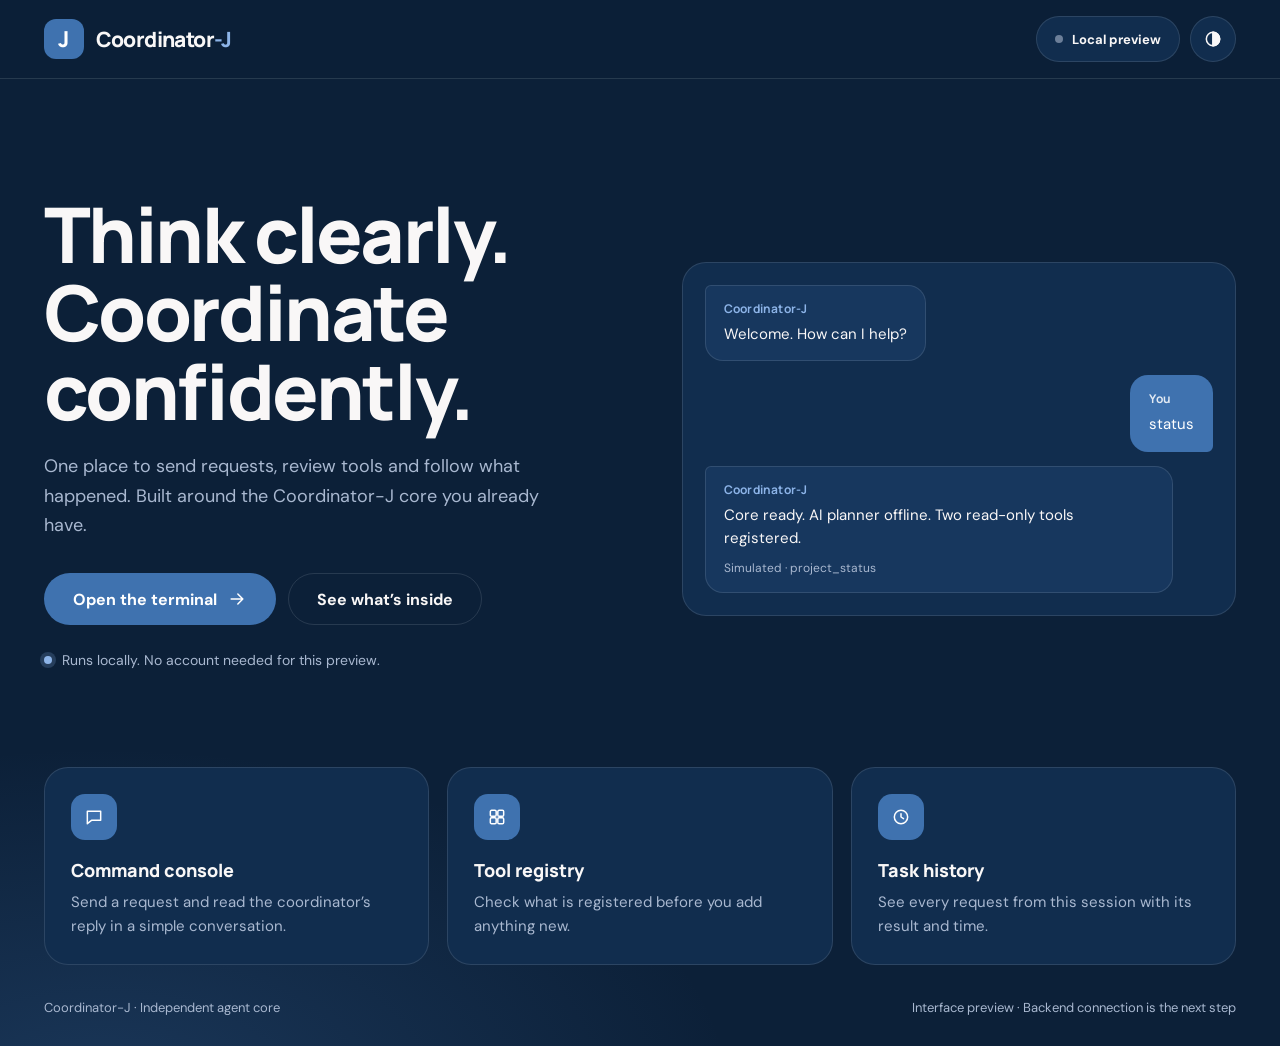
<file: frontend/Index.html>
<!doctype html>
<html lang="en" data-theme="dark">
<head>
  <meta charset="utf-8">
  <meta name="viewport" content="width=device-width, initial-scale=1">
  <meta name="theme-color" content="#112d4e">
  <title>Coordinator-J | Welcome</title>
  <link rel="stylesheet" href="styles.css">
  <script src="app.js" defer></script>
</head>
<body>
  <header class="topbar">
    <a class="brand" href="Index.html" aria-label="Coordinator-J home">
      <span class="brand-mark">J</span>
      <span class="brand-name">Coordinator<span>-J</span></span>
    </a>
    <div class="top-right">
      <span class="status-pill"><span class="dot off"></span>Local preview</span>
      <button class="round-btn" id="themeToggle" type="button" title="Switch light or dark" aria-label="Switch light or dark">
        <svg class="i" viewBox="0 0 24 24"><circle cx="12" cy="12" r="8"/><path d="M12 4v16"/><path d="M12 4a8 8 0 0 1 0 16z" fill="currentColor"/></svg>
      </button>
    </div>
  </header>

  <main class="wrap">
    <section class="landing">
      <div>
        <h1>Think clearly. Coordinate confidently.</h1>
        <p class="lede">One place to send requests, review tools and follow what happened. Built around the Coordinator-J core you already have.</p>
        <div class="actions">
          <a class="cta" href="Dashboard.html">Open the terminal<svg class="i" viewBox="0 0 24 24"><path d="M5 12h14M13 6l6 6-6 6"/></svg></a>
          <a class="cta ghost" href="#features">See what’s inside</a>
        </div>
        <p class="foot-note"><span class="dot"></span>Runs locally. No account needed for this preview.</p>
      </div>

      <div class="card demo" aria-label="Console preview">
        <div class="msg bot"><span class="who">Coordinator-J</span><span>Welcome. How can I help?</span></div>
        <div class="msg user"><span class="who">You</span><span>status</span></div>
        <div class="msg bot"><span class="who">Coordinator-J</span><span>Core ready. AI planner offline. Two read-only tools registered.</span><span class="meta">Simulated · project_status</span></div>
      </div>
    </section>

    <section class="features" id="features">
      <article class="card feature"><div class="ico"><svg class="i" viewBox="0 0 24 24"><path d="M4 5h16v11H9l-5 4z"/></svg></div><h3>Command console</h3><p>Send a request and read the coordinator’s reply in a simple conversation.</p></article>
      <article class="card feature"><div class="ico"><svg class="i" viewBox="0 0 24 24"><rect x="4" y="4" width="7" height="7" rx="1.5"/><rect x="13" y="4" width="7" height="7" rx="1.5"/><rect x="4" y="13" width="7" height="7" rx="1.5"/><rect x="13" y="13" width="7" height="7" rx="1.5"/></svg></div><h3>Tool registry</h3><p>Check what is registered before you add anything new.</p></article>
      <article class="card feature"><div class="ico"><svg class="i" viewBox="0 0 24 24"><circle cx="12" cy="12" r="8"/><path d="M12 8v4l3 2"/></svg></div><h3>Task history</h3><p>See every request from this session with its result and time.</p></article>
    </section>
  </main>

  <footer class="foot"><span>Coordinator-J · Independent agent core</span><span>Interface preview · Backend connection is the next step</span></footer>
</body>
</html>
</file>
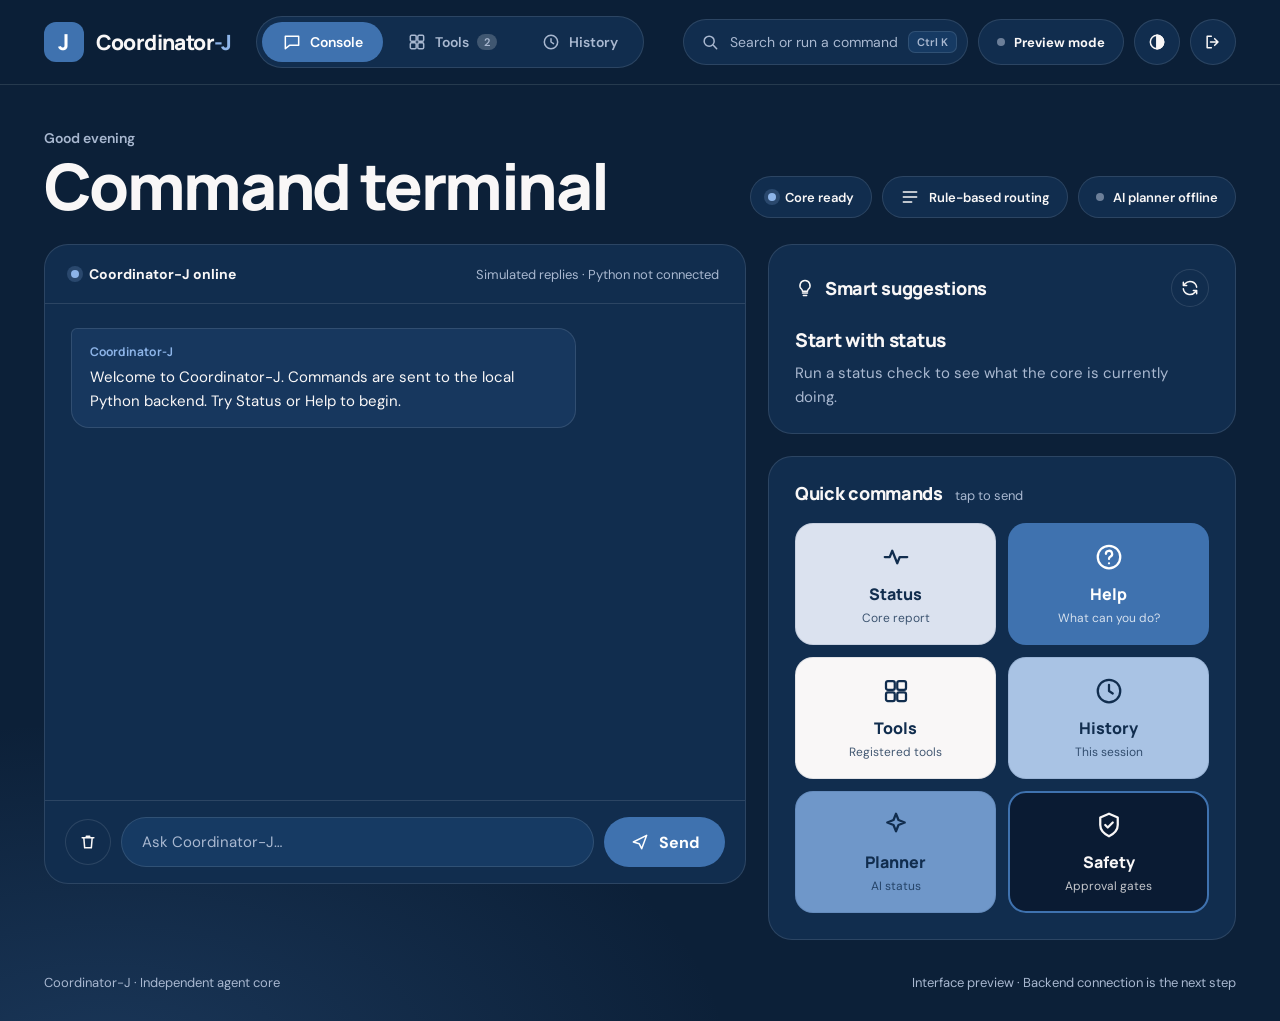
<file: frontend/Dashboard.html>
<!doctype html>
<html lang="en" data-theme="dark">
<head>
  <meta charset="utf-8">
  <meta name="viewport" content="width=device-width, initial-scale=1">
  <meta name="theme-color" content="#112d4e">
  <title>Coordinator-J | Command terminal</title>
  <link rel="stylesheet" href="styles.css">
  <script src="app.js" defer></script>
</head>
<body>
  <header class="topbar">
    <a class="brand" href="Index.html" aria-label="Coordinator-J home">
      <span class="brand-mark">J</span>
      <span class="brand-name">Coordinator<span>-J</span></span>
    </a>

    <nav class="pill-nav" aria-label="Main navigation">
      <button class="active" data-view="consoleView"><svg class="i" viewBox="0 0 24 24"><path d="M4 5h16v11H9l-5 4z"/></svg>Console</button>
      <button data-view="toolsView"><svg class="i" viewBox="0 0 24 24"><rect x="4" y="4" width="7" height="7" rx="1.5"/><rect x="13" y="4" width="7" height="7" rx="1.5"/><rect x="4" y="13" width="7" height="7" rx="1.5"/><rect x="13" y="13" width="7" height="7" rx="1.5"/></svg>Tools <span class="count">2</span></button>
      <button data-view="historyView"><svg class="i" viewBox="0 0 24 24"><circle cx="12" cy="12" r="8"/><path d="M12 8v4l3 2"/></svg>History</button>
    </nav>

    <div class="top-right">
      <button class="search" id="searchButton" type="button" aria-label="Focus the command box">
        <svg class="i" viewBox="0 0 24 24"><circle cx="11" cy="11" r="6"/><path d="m20 20-4-4"/></svg>
        <span>Search or run a command</span><kbd>Ctrl K</kbd>
      </button>
      <span class="status-pill"><span class="dot off"></span>Preview mode</span>
      <button class="round-btn" id="themeToggle" type="button" title="Switch light or dark" aria-label="Switch light or dark">
        <svg class="i" viewBox="0 0 24 24"><circle cx="12" cy="12" r="8"/><path d="M12 4v16" /><path d="M12 4a8 8 0 0 1 0 16z" fill="currentColor"/></svg>
      </button>
      <a class="round-btn" href="Index.html" title="Back to welcome page" aria-label="Back to welcome page">
        <svg class="i" viewBox="0 0 24 24"><path d="M10 5H5v14h5"/><path d="m14 8 4 4-4 4M18 12H9"/></svg>
      </a>
    </div>
  </header>

  <main class="wrap">
    <!-- CONSOLE -->
    <section class="view active" id="consoleView">
      <div class="hero">
        <div>
          <p class="greeting" id="greeting">Good evening</p>
          <h1>Command terminal</h1>
        </div>
        <div class="chips">
          <span class="chip"><span class="dot"></span>Core ready</span>
          <span class="chip"><svg class="i" viewBox="0 0 24 24"><path d="M4 6h16M4 12h16M4 18h10"/></svg>Rule-based routing</span>
          <span class="chip"><span class="dot off"></span>AI planner offline</span>
        </div>
      </div>

      <div class="grid">
        <section class="card chat" aria-label="Command console">
          <div class="chat-head">
            <strong><span class="dot"></span>Coordinator-J online</strong>
            <span class="note">Simulated replies · Python not connected</span>
          </div>
          <div class="thread" id="thread" aria-live="polite"></div>
          <form class="composer" id="commandForm">
            <button class="round-btn" type="button" id="clearChat" title="Clear conversation" aria-label="Clear conversation">
              <svg class="i" viewBox="0 0 24 24"><path d="M5 7h14M10 7V5h4v2M7 7l1 12h8l1-12"/></svg>
            </button>
            <label class="sr-only" for="commandInput">Your request</label>
            <input id="commandInput" type="text" maxlength="500" placeholder="Ask Coordinator-J…" autocomplete="off" required>
            <button class="send" type="submit"><svg class="i" viewBox="0 0 24 24"><path d="m4 12 16-8-6 16-3-6z"/></svg>Send</button>
          </form>
        </section>

        <aside class="side">
          <section class="card suggest">
            <div class="suggest-top">
              <div><svg class="i" viewBox="0 0 24 24"><path d="M9 18h6M10 21h4M12 3a6 6 0 0 0-4 10.5c.7.7 1 1.5 1 2.5h6c0-1 .3-1.8 1-2.5A6 6 0 0 0 12 3z"/></svg>Smart suggestions</div>
              <button class="round-btn" id="nextTip" type="button" title="Show another tip" aria-label="Show another tip"><svg class="i" viewBox="0 0 24 24"><path d="M20 11a8 8 0 0 0-14-4L4 9M4 5v4h4M4 13a8 8 0 0 0 14 4l2-2M20 19v-4h-4"/></svg></button>
            </div>
            <h2 id="tipTitle">Start with status</h2>
            <p id="tipText">Run a status check to see what the core is currently doing.</p>
          </section>

          <section class="card quick">
            <div class="quick-head"><h2>Quick commands</h2><span>tap to send</span></div>
            <div class="tiles">
              <button class="tile t-mist" data-command="status"><svg class="i" viewBox="0 0 24 24"><path d="M3 12h4l2-5 4 10 2-5h6"/></svg><strong>Status</strong><small>Core report</small></button>
              <button class="tile t-blue" data-command="help"><svg class="i" viewBox="0 0 24 24"><circle cx="12" cy="12" r="9"/><path d="M9.5 9.5a2.5 2.5 0 1 1 3.5 2.3c-.7.4-1 .9-1 1.7M12 17h.01"/></svg><strong>Help</strong><small>What can you do?</small></button>
              <button class="tile t-paper" data-command="tools"><svg class="i" viewBox="0 0 24 24"><rect x="4" y="4" width="7" height="7" rx="1.5"/><rect x="13" y="4" width="7" height="7" rx="1.5"/><rect x="4" y="13" width="7" height="7" rx="1.5"/><rect x="13" y="13" width="7" height="7" rx="1.5"/></svg><strong>Tools</strong><small>Registered tools</small></button>
              <button class="tile t-steel" data-command="history"><svg class="i" viewBox="0 0 24 24"><circle cx="12" cy="12" r="9"/><path d="M12 7v5l3 2"/></svg><strong>History</strong><small>This session</small></button>
              <button class="tile t-sky" data-command="planner"><svg class="i" viewBox="0 0 24 24"><path d="M12 3l2 5 5 2-5 2-2 5-2-5-5-2 5-2z"/></svg><strong>Planner</strong><small>AI status</small></button>
              <button class="tile t-deep" data-command="safety"><svg class="i" viewBox="0 0 24 24"><path d="M12 3 5 6v6c0 4 3 7 7 9 4-2 7-5 7-9V6z"/><path d="m9 12 2 2 4-4"/></svg><strong>Safety</strong><small>Approval gates</small></button>
            </div>
          </section>
        </aside>
      </div>
    </section>

    <!-- TOOLS -->
    <section class="view" id="toolsView">
      <div class="hero"><div><p class="greeting">Capability directory</p><h1>Tool registry</h1></div></div>
      <section class="card panel">
        <div class="panel-top"><div><h2>Available tools</h2><p>What Coordinator-J can do in the current prototype.</p></div><span class="tag ok">Read only</span></div>
        <div class="tool-list">
          <article class="tool-card"><header><h3>project_status</h3><span class="tag ok">Available</span></header><p>Show Coordinator-J development status.</p><code>category: system · state changes: no</code></article>
          <article class="tool-card"><header><h3>help</h3><span class="tag ok">Available</span></header><p>List supported commands and tools.</p><code>category: support · state changes: no</code></article>
        </div>
        <div class="note-line"><span class="dot"></span>Tools that change state stay behind an approval step.</div>
      </section>
    </section>

    <!-- HISTORY -->
    <section class="view" id="historyView">
      <div class="hero">
        <div><p class="greeting">Request timeline</p><h1>Task history</h1></div>
        <button class="btn" id="clearHistory" type="button">Clear history</button>
      </div>
      <section class="card panel">
        <div class="panel-top"><div><h2>Recent requests</h2><p>Kept only in this browser tab until you close it.</p></div><span class="tag" id="historyCount">0 entries</span></div>
        <div class="table-wrap"><table>
          <thead><tr><th>Request</th><th>Result</th><th>Tool</th><th>Time</th></tr></thead>
          <tbody id="historyTable"><tr><td class="empty" colspan="4">Nothing yet. Send a command from the console.</td></tr></tbody>
        </table></div>
      </section>
    </section>
  </main>

  <footer class="foot"><span>Coordinator-J · Independent agent core</span><span>Interface preview · Backend connection is the next step</span></footer>
  <div class="toast" id="toast" role="status" aria-live="polite"></div>
</body>
</html>
</file>
<file: frontend/styles.css>
@import url('https://fonts.googleapis.com/css2?family=DM+Sans:wght@400;500;600;700&family=Manrope:wght@600;700;800&display=swap');

/* Palette reference: #F9F7F7 · #DBE2EF · #3F72AF · #112D4E */
:root{
  --paper:#F9F7F7; --mist:#DBE2EF; --blue:#3F72AF; --navy:#112D4E;
  --sky:#8DB4E8; --steel:#A9C3E4; --deep:#0A1B33;
  --font-body:'DM Sans',system-ui,Arial,sans-serif;
  --font-display:'Manrope','DM Sans',system-ui,Arial,sans-serif;
}
html[data-theme="dark"]{
  --bg:#0C2038; --surface:#112D4E; --surface-2:#163A63; --raised:#1B4474;
  --line:rgba(219,226,239,.13); --text:#F9F7F7; --muted:#A9B8D0;
  --link:#8DB4E8; --bubble:#17375E; --glow:rgba(63,114,175,.28);
}
html[data-theme="light"]{
  --bg:#F9F7F7; --surface:#FFFFFF; --surface-2:#EEF2F8; --raised:#DBE2EF;
  --line:rgba(17,45,78,.13); --text:#112D4E; --muted:#4D678A;
  --link:#2F5E96; --bubble:#EEF2F8; --glow:rgba(63,114,175,.16);
}
*{box-sizing:border-box}
html{color-scheme:dark light}
body{margin:0;min-height:100vh;font-family:var(--font-body);color:var(--text);background:
  radial-gradient(900px 500px at 8% 105%,var(--glow),transparent 70%),var(--bg);
  -webkit-font-smoothing:antialiased}
button,input{font:inherit;color:inherit}
button{cursor:pointer}
a{color:inherit;text-decoration:none}
:focus-visible{outline:3px solid var(--sky);outline-offset:2px}
.sr-only{position:absolute;width:1px;height:1px;overflow:hidden;clip:rect(0 0 0 0);white-space:nowrap}

/* ---------- Top bar ---------- */
.topbar{display:flex;align-items:center;gap:18px;padding:16px clamp(18px,3.4vw,44px);border-bottom:1px solid var(--line);background:color-mix(in srgb,var(--bg) 82%,transparent);backdrop-filter:blur(10px);position:sticky;top:0;z-index:5}
.brand{display:flex;align-items:center;gap:12px;flex-shrink:0}
.brand-mark{width:40px;height:40px;border-radius:12px;display:grid;place-items:center;background:var(--blue);color:#fff;font:800 22px var(--font-display)}
.brand-name{font:800 21px var(--font-display);letter-spacing:-.6px}
.brand-name span{color:var(--link)}
.pill-nav{display:flex;gap:4px;padding:5px;border:1px solid var(--line);border-radius:999px;background:var(--surface);margin-left:6px}
.pill-nav button,.pill-nav a{border:0;background:transparent;padding:10px 20px;border-radius:999px;font-size:14px;font-weight:600;color:var(--muted);display:flex;align-items:center;gap:8px;white-space:nowrap}
.pill-nav button:hover{color:var(--text)}
.pill-nav button.active{background:var(--blue);color:#fff}
.pill-nav .count{font-size:11px;padding:1px 7px;border-radius:999px;background:rgba(255,255,255,.2)}
.top-right{margin-left:auto;display:flex;align-items:center;gap:10px}
.search{display:flex;align-items:center;gap:10px;padding:0 10px 0 16px;height:46px;min-width:250px;border:1px solid var(--line);border-radius:999px;background:var(--surface);color:var(--muted);font-size:14px;text-align:left}
.search:hover{border-color:var(--blue)}
.search span:nth-child(2){flex:1}
kbd{font:600 11px var(--font-body);padding:3px 8px;border:1px solid var(--line);border-radius:7px;background:var(--surface-2);color:var(--muted)}
.round-btn{width:46px;height:46px;border-radius:50%;border:1px solid var(--line);background:var(--surface);display:grid;place-items:center;color:var(--text)}
.round-btn:hover{border-color:var(--blue)}
.status-pill{display:flex;align-items:center;gap:9px;height:46px;padding:0 18px;border:1px solid var(--line);border-radius:999px;background:var(--surface);font-size:13px;font-weight:700}
svg.i{width:20px;height:20px;fill:none;stroke:currentColor;stroke-width:1.8;stroke-linecap:round;stroke-linejoin:round;flex-shrink:0}
.dot{width:8px;height:8px;border-radius:50%;background:var(--sky);box-shadow:0 0 0 4px rgba(141,180,232,.2);flex-shrink:0}
.dot.off{background:#6C7F99;box-shadow:none}

/* ---------- Page ---------- */
.wrap{max-width:1360px;margin:0 auto;padding:44px clamp(18px,3.4vw,44px) 28px}
.view{display:none}.view.active{display:block}
.hero{display:flex;justify-content:space-between;align-items:flex-end;gap:24px;flex-wrap:wrap;margin-bottom:26px}
.greeting{margin:0 0 6px;font-size:14px;font-weight:600;color:var(--muted)}
h1{margin:0;font:800 clamp(40px,5.2vw,64px)/1.02 var(--font-display);letter-spacing:-2.4px}
.chips{display:flex;gap:10px;flex-wrap:wrap}
.chip{display:flex;align-items:center;gap:9px;height:42px;padding:0 17px;border:1px solid var(--line);border-radius:999px;background:var(--surface);font-size:13px;font-weight:600}

.grid{display:grid;grid-template-columns:minmax(0,1.5fr) minmax(320px,1fr);gap:22px;align-items:start}
.card{background:var(--surface);border:1px solid var(--line);border-radius:24px}
.side{display:grid;gap:22px}

/* ---------- Chat ---------- */
.chat{display:flex;flex-direction:column;height:min(640px,calc(100vh - 250px));min-height:480px}
.chat-head{display:flex;justify-content:space-between;align-items:center;gap:12px;padding:20px 26px;border-bottom:1px solid var(--line);font-size:14px}
.chat-head strong{display:flex;align-items:center;gap:10px}
.chat-head span.note{color:var(--muted);font-size:13px}
.thread{flex:1;overflow-y:auto;padding:24px 26px;display:flex;flex-direction:column;gap:14px}
.msg{max-width:78%;padding:14px 18px;border-radius:18px;border:1px solid var(--line);background:var(--bubble);line-height:1.55;font-size:15px;overflow-wrap:anywhere}
.msg .who{display:block;margin-bottom:6px;font:700 12px var(--font-display);letter-spacing:.2px;color:var(--link)}
.msg .meta{display:block;margin-top:9px;font-size:12px;color:var(--muted)}
.msg.user{align-self:flex-end;background:var(--blue);border-color:transparent;color:#fff;border-bottom-right-radius:6px}
.msg.bot{border-top-left-radius:6px}
.msg.typing{color:var(--muted);letter-spacing:3px}
.composer{display:flex;gap:10px;align-items:center;padding:16px 20px;border-top:1px solid var(--line)}
.composer input{flex:1;min-width:0;height:50px;padding:0 20px;border:1px solid var(--line);border-radius:999px;background:var(--surface-2);font-size:15px}
.composer input::placeholder{color:var(--muted)}
.composer input:focus{outline:none;border-color:var(--sky);box-shadow:0 0 0 3px var(--glow)}
.send{height:50px;padding:0 26px;border:0;border-radius:999px;background:var(--blue);color:#fff;font-weight:700;display:flex;align-items:center;gap:9px}
.send:hover{background:#4A80C4}

/* ---------- Side cards ---------- */
.suggest{padding:24px 26px}
.suggest-top{display:flex;justify-content:space-between;align-items:center;font:800 18px var(--font-display);letter-spacing:-.3px}
.suggest-top div{display:flex;align-items:center;gap:10px}
.suggest-top .round-btn{width:38px;height:38px}
.suggest h2{margin:20px 0 8px;font:800 19px var(--font-display);letter-spacing:-.3px}
.suggest p{margin:0;color:var(--muted);line-height:1.6;font-size:15px}
.quick{padding:24px 26px 26px}
.quick-head{display:flex;align-items:baseline;gap:12px;margin-bottom:18px}
.quick-head h2{margin:0;font:800 18px var(--font-display);letter-spacing:-.3px}
.quick-head span{font-size:13px;color:var(--muted)}
.tiles{display:grid;grid-template-columns:1fr 1fr;gap:12px}
.tile{border:1px solid rgba(17,45,78,.1);border-radius:18px;min-height:122px;padding:16px 12px;display:flex;flex-direction:column;align-items:center;justify-content:center;gap:5px;text-align:center;color:var(--navy);transition:transform .15s}
.tile:hover{transform:translateY(-2px)}
.tile svg.i{width:30px;height:30px;margin-bottom:6px}
.tile strong{font:800 16px var(--font-display)}
.tile small{font-size:12px;opacity:.78}
.t-mist{background:var(--mist)}
.t-blue{background:var(--blue);color:#fff;border-color:transparent}
.t-paper{background:var(--paper)}
.t-steel{background:var(--steel)}
.t-sky{background:#6F97C9}
.t-deep{background:var(--deep);color:#F9F7F7;border-color:var(--blue);border-width:2px}

/* ---------- Tools / history ---------- */
.panel{padding:26px 28px}
.panel h2{margin:0 0 6px;font:800 22px var(--font-display);letter-spacing:-.5px}
.panel>p{margin:0 0 20px;color:var(--muted);font-size:14px}
.panel-top{display:flex;justify-content:space-between;align-items:flex-start;gap:14px;flex-wrap:wrap}
.tool-list{display:grid;grid-template-columns:repeat(auto-fit,minmax(300px,1fr));gap:14px;margin-top:6px}
.tool-card{border:1px solid var(--line);border-radius:18px;padding:20px;background:var(--surface-2);display:grid;gap:10px}
.tool-card header{display:flex;justify-content:space-between;align-items:center;gap:10px}
.tool-card h3{margin:0;font:800 17px var(--font-display)}
.tool-card p{margin:0;color:var(--muted);font-size:14px;line-height:1.55}
.tool-card code{font:12px Consolas,monospace;color:var(--muted)}
.tag{font-size:12px;font-weight:700;padding:5px 11px;border-radius:999px;background:var(--raised);color:var(--text);white-space:nowrap}
.tag.ok{background:var(--blue);color:#fff}
.note-line{display:flex;align-items:center;gap:10px;margin-top:20px;color:var(--muted);font-size:14px}
.table-wrap{overflow-x:auto;border:1px solid var(--line);border-radius:16px}
table{width:100%;border-collapse:collapse;text-align:left;font-size:14px}
th{padding:13px 18px;font-size:13px;font-weight:700;color:var(--muted);background:var(--surface-2);white-space:nowrap}
td{padding:14px 18px;border-top:1px solid var(--line)}
td.request-cell{font-weight:700}
td.empty{text-align:center;color:var(--muted);padding:34px 18px}
.btn{height:42px;padding:0 20px;border-radius:999px;border:1px solid var(--line);background:var(--surface-2);font-weight:600;font-size:14px}
.btn:hover{border-color:var(--blue)}

/* ---------- Toast & footer ---------- */
.toast{position:fixed;right:24px;bottom:24px;max-width:min(400px,calc(100vw - 48px));padding:14px 18px;border-radius:14px;background:var(--blue);color:#fff;font-size:14px;box-shadow:0 14px 34px rgba(0,0,0,.28);opacity:0;transform:translateY(8px);pointer-events:none;transition:opacity .2s,transform .2s;z-index:20}
.toast.show{opacity:1;transform:none}
.foot{max-width:1360px;margin:0 auto;padding:6px clamp(18px,3.4vw,44px) 30px;display:flex;justify-content:space-between;gap:12px;flex-wrap:wrap;color:var(--muted);font-size:13px}

/* ---------- Landing ---------- */
.landing{display:grid;grid-template-columns:minmax(0,1.05fr) minmax(0,1fr);gap:56px;align-items:center;padding-top:72px}
.landing h1{font-size:clamp(44px,6vw,78px)}
.landing .lede{margin:22px 0 0;max-width:520px;font-size:18px;line-height:1.65;color:var(--muted)}
.actions{display:flex;gap:12px;flex-wrap:wrap;margin-top:32px}
.cta{height:52px;padding:0 28px;display:inline-flex;align-items:center;gap:10px;border-radius:999px;font-weight:700;background:var(--blue);color:#fff;border:1px solid transparent}
.cta:hover{background:#4A80C4}
.cta.ghost{background:transparent;border-color:var(--line);color:var(--text)}
.cta.ghost:hover{border-color:var(--blue)}
.foot-note{margin-top:26px;display:flex;align-items:center;gap:10px;color:var(--muted);font-size:14px}
.demo{padding:22px;display:grid;gap:14px}
.demo .msg{max-width:92%}
.features{display:grid;grid-template-columns:repeat(3,1fr);gap:18px;margin-top:84px}
.feature{padding:26px}
.feature .ico{width:46px;height:46px;border-radius:14px;display:grid;place-items:center;background:var(--blue);color:#fff;margin-bottom:18px}
.feature h3{margin:0 0 8px;font:800 18px var(--font-display)}
.feature p{margin:0;color:var(--muted);line-height:1.6;font-size:15px}

/* ---------- Responsive ---------- */
@media(max-width:1180px){.search{min-width:0;width:46px;padding:0;justify-content:center}.search span:nth-child(2),.search kbd{display:none}}
@media(max-width:1020px){
  .grid{grid-template-columns:minmax(0,1fr)}
  .chat{height:560px}
  .landing{grid-template-columns:1fr;gap:40px;padding-top:44px}
  .features{grid-template-columns:1fr;margin-top:56px}
  .status-pill{display:none}
}
@media(max-width:760px){
  .topbar{flex-wrap:wrap;gap:12px}
  .pill-nav{order:3;width:100%;margin:0;overflow-x:auto}
  .pill-nav button{flex:1;justify-content:center;padding:10px 14px}
  .brand-name{font-size:18px}
  .msg{max-width:90%}
  .chat-head span.note{display:none}
  .foot{flex-direction:column}
}
@media(prefers-reduced-motion:reduce){*{transition:none!important;scroll-behavior:auto!important}}
.msg.user .who{color:rgba(255,255,255,.85)}
.demo .msg.user{justify-self:end;width:auto}.demo .msg{width:fit-content}
.pill-nav{max-width:100%;min-width:0}
.topbar>*{min-width:0}
@media(max-width:760px){.pill-nav{flex:1 1 100%}.pill-nav button{flex:0 0 auto}.wrap{padding-top:28px}}
</file>
